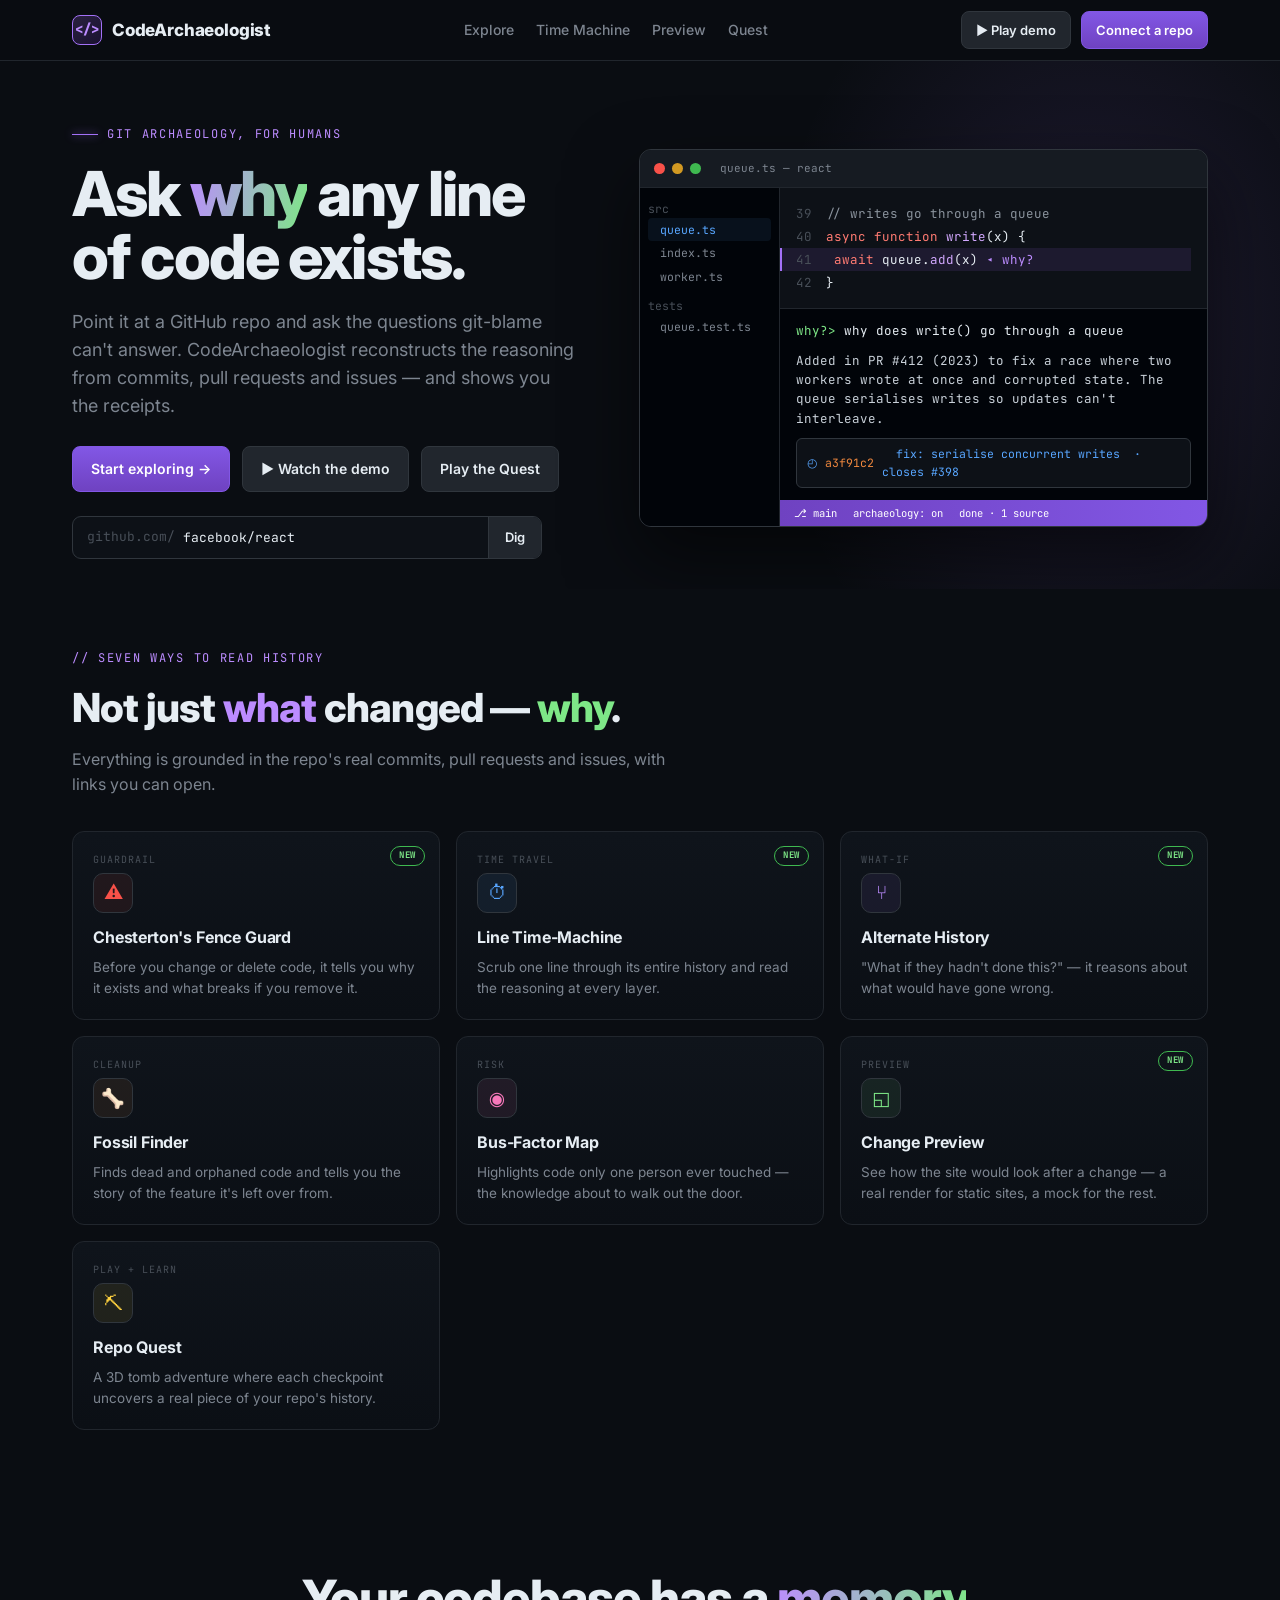
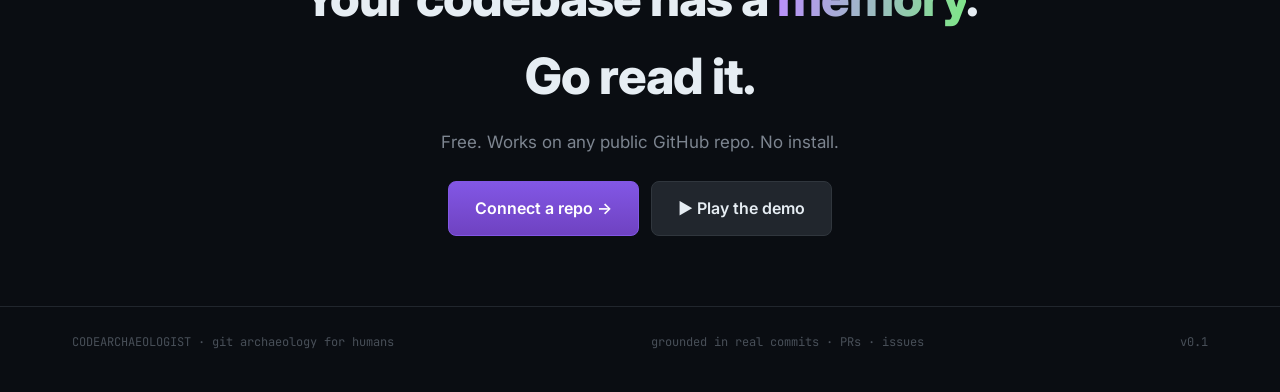
<file: index.html>
<!doctype html>
<html lang="en"><head>
<meta charset="utf-8"><meta name="viewport" content="width=device-width, initial-scale=1, viewport-fit=cover">
<title>CodeArchaeologist — ask why your code exists</title>
<meta name="description" content="Ask why any line of code is the way it is, answered from your repo's real history. Plus a time machine, change preview, and a repo-history adventure game.">
<link rel="preconnect" href="https://fonts.googleapis.com"><link rel="preconnect" href="https://fonts.gstatic.com" crossorigin>
<link rel="stylesheet" href="https://fonts.googleapis.com/css2?family=JetBrains+Mono:wght@400;500;700;800&family=Inter:wght@400;500;600;700;800&display=swap">
<link rel="stylesheet" href="style.css">
</head><body>

<nav><div class="wrap nav-in">
  <a href="index.html"><div class="logo"><span class="mk">&lt;/&gt;</span>CodeArchaeologist</div></a>
  <div class="nav-links"><a href="explore.html">Explore</a><a href="timemachine.html">Time Machine</a><a href="preview.html">Preview</a><a href="quest.html">Quest</a></div>
  <div class="nav-right"><a href="demo.html" class="btn btn-sm">▶ Play demo</a><a href="explore.html" class="btn btn-fill btn-sm">Connect a repo</a></div>
</div></nav>

<header class="hero"><div class="wrap hero-grid">
  <div>
    <span class="eyebrow">git archaeology, for humans</span>
    <h1>Ask <span class="g">why</span> any line of code exists.</h1>
    <p class="lead">Point it at a GitHub repo and ask the questions git-blame can't answer. CodeArchaeologist reconstructs the reasoning from commits, pull requests and issues — and shows you the receipts.</p>
    <div class="cta-row">
      <a href="explore.html" class="btn btn-fill">Start exploring →</a>
      <a href="demo.html" class="btn">▶ Watch the demo</a>
      <a href="quest.html" class="btn">Play the Quest</a>
    </div>
    <form class="repo-inp" onsubmit="go(event)"><span class="pre mono">github.com/</span><input class="mono" id="repoInput" value="facebook/react" autocomplete="off"><button type="submit">Dig</button></form>
  </div>

  <div class="win">
    <div class="chrome"><i class="r"></i><i class="y"></i><i class="g"></i><span class="title mono">queue.ts — react</span></div>
    <div class="ide">
      <div class="tree"><div class="d">src</div><div class="f on">queue.ts</div><div class="f">index.ts</div><div class="f">worker.ts</div><div class="d">tests</div><div class="f">queue.test.ts</div></div>
      <div>
        <div class="code">
          <div><span class="num">39</span><span class="cm">// writes go through a queue</span></div>
          <div><span class="num">40</span><span class="kw">async function</span> <span class="fn">write</span>(x) {</div>
          <div class="hl"><span class="num">41</span>  <span class="kw">await</span> queue.<span class="fn">add</span>(x) <span class="gut">  ◂ why?</span></div>
          <div><span class="num">42</span>}</div>
        </div>
        <div class="term">
          <div><span class="q">why?&gt;</span> why does write() go through a queue<span class="cur" id="cur"></span></div>
          <div class="a" id="ans">Added in PR #412 (2023) to fix a race where two workers wrote at once and corrupted state. The queue serialises writes so updates can't interleave.</div>
          <div class="src" id="src">◴ <span class="sha">a3f91c2</span>&nbsp; fix: serialise concurrent writes&nbsp; · closes #398</div>
        </div>
        <div class="status"><span>⎇ main</span><span>archaeology: on</span><span id="statusq">answering…</span></div>
      </div>
    </div>
  </div>
</div></header>

<section class="section"><div class="wrap">
  <div class="sec-head">
    <div class="k">// seven ways to read history</div>
    <h2>Not just <span style="color:var(--violet-2)">what</span> changed — <span style="color:var(--green-2)">why</span>.</h2>
    <p>Everything is grounded in the repo's real commits, pull requests and issues, with links you can open.</p>
  </div>
  <div class="fgrid">
    <a href="explore.html#fence" class="fcard"><span class="new">NEW</span><div class="tag">guardrail</div><div class="ic" style="color:var(--red);background:rgba(248,81,73,.08)">⚠</div><h3>Chesterton's Fence Guard</h3><p>Before you change or delete code, it tells you why it exists and what breaks if you remove it.</p></a>
    <a href="timemachine.html" class="fcard"><span class="new">NEW</span><div class="tag">time travel</div><div class="ic" style="color:var(--blue);background:rgba(88,166,255,.08)">⏱</div><h3>Line Time-Machine</h3><p>Scrub one line through its entire history and read the reasoning at every layer.</p></a>
    <a href="timemachine.html#whatif" class="fcard"><span class="new">NEW</span><div class="tag">what-if</div><div class="ic" style="color:var(--violet-2);background:rgba(163,113,247,.08)">⑂</div><h3>Alternate History</h3><p>"What if they hadn't done this?" — it reasons about what would have gone wrong.</p></a>
    <a href="explore.html#fossil" class="fcard"><div class="tag">cleanup</div><div class="ic" style="color:var(--orange);background:rgba(240,136,62,.08)">🦴</div><h3>Fossil Finder</h3><p>Finds dead and orphaned code and tells you the story of the feature it's left over from.</p></a>
    <a href="explore.html#busfactor" class="fcard"><div class="tag">risk</div><div class="ic" style="color:var(--pink);background:rgba(247,120,186,.08)">◉</div><h3>Bus-Factor Map</h3><p>Highlights code only one person ever touched — the knowledge about to walk out the door.</p></a>
    <a href="preview.html" class="fcard"><span class="new">NEW</span><div class="tag">preview</div><div class="ic" style="color:var(--green-2);background:rgba(126,231,135,.08)">◱</div><h3>Change Preview</h3><p>See how the site would look after a change — a real render for static sites, a mock for the rest.</p></a>
    <a href="quest.html" class="fcard"><div class="tag">play + learn</div><div class="ic" style="color:#ffd23f;background:rgba(255,210,63,.08)">⛏</div><h3>Repo Quest</h3><p>A 3D tomb adventure where each checkpoint uncovers a real piece of your repo's history.</p></a>
  </div>
</div></section>

<section class="closer"><div class="wrap">
  <h2>Your codebase has a <span class="g">memory</span>.<br>Go read it.</h2>
  <p>Free. Works on any public GitHub repo. No install.</p>
  <div class="cta-row" style="justify-content:center"><a href="explore.html" class="btn btn-fill" style="font-size:16px;padding:14px 26px">Connect a repo →</a><a href="demo.html" class="btn" style="font-size:16px;padding:14px 26px">▶ Play the demo</a></div>
</div></section>

<footer><div class="wrap foot-in"><span>CODEARCHAEOLOGIST · git archaeology for humans</span><span>grounded in real commits · PRs · issues</span><span>v0.1</span></div></footer>

<script src="app.js"></script>
<script>
function go(e){ e.preventDefault(); var v=$("repoInput").value.trim(); if(v){ CA.setRepo(v); location.href="explore.html"; } }
(function(){
  var reduce=window.matchMedia&&window.matchMedia('(prefers-reduced-motion:reduce)').matches;
  if(reduce){$("ans").classList.add('show');$("src").classList.add('show');$("statusq").textContent='done';return;}
  setTimeout(function(){$("cur").style.display='none';$("ans").classList.add('show');},900);
  setTimeout(function(){$("src").classList.add('show');},1500);
  setTimeout(function(){$("statusq").textContent='done · 1 source';},1700);
})();
</script>
</body></html>
</file>
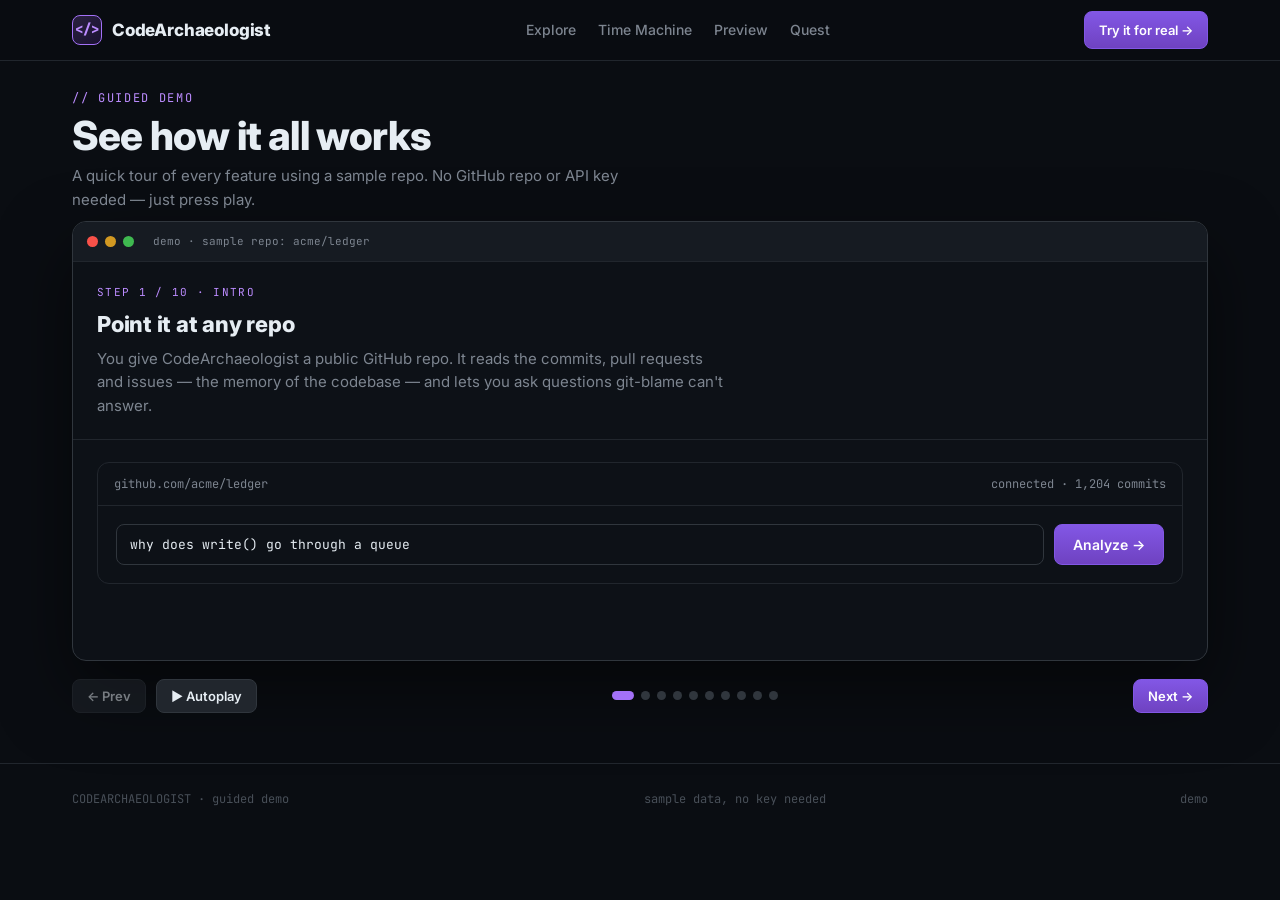
<file: demo.html>
<!doctype html>
<html lang="en"><head>
<meta charset="utf-8"><meta name="viewport" content="width=device-width, initial-scale=1, viewport-fit=cover">
<title>Demo — CodeArchaeologist</title>
<link rel="preconnect" href="https://fonts.googleapis.com"><link rel="preconnect" href="https://fonts.gstatic.com" crossorigin>
<link rel="stylesheet" href="https://fonts.googleapis.com/css2?family=JetBrains+Mono:wght@400;500;700;800&family=Inter:wght@400;500;600;700;800&display=swap">
<link rel="stylesheet" href="style.css">
<style>
.demostage{border:1px solid var(--line-2);border-radius:14px;background:var(--editor);overflow:hidden;box-shadow:0 30px 70px rgba(0,0,0,.5)}
.demostage .top{height:40px;background:#161b22;border-bottom:1px solid var(--line);display:flex;align-items:center;gap:7px;padding:0 14px}
.demostage .top i{width:11px;height:11px;border-radius:50%;background:#30363d}.demostage .top i.r{background:#f85149}.demostage .top i.y{background:#d29922}.demostage .top i.g{background:#3fb950}
.demostage .top .t{margin-left:12px;font-family:var(--mono);font-size:11px;color:var(--dim)}
.narr{padding:22px 24px;border-bottom:1px solid var(--line);min-height:92px}
.narr .step{font-family:var(--mono);font-size:11px;color:var(--violet-2);letter-spacing:.12em;text-transform:uppercase}
.narr h2{margin:6px 0 6px;font-size:22px;font-weight:800;letter-spacing:-.01em}
.narr p{margin:0;color:var(--dim);font-size:15px;max-width:70ch}
.demobody{padding:22px 24px;min-height:220px}
.democtrls{display:flex;align-items:center;justify-content:space-between;gap:14px;margin-top:18px;flex-wrap:wrap}
.dots{display:flex;gap:7px}
.dots i{width:9px;height:9px;border-radius:50%;background:var(--line-2);cursor:pointer;transition:.2s}
.dots i.on{background:var(--violet);width:22px;border-radius:5px}
</style>
</head><body>

<nav><div class="wrap nav-in">
  <a href="index.html"><div class="logo"><span class="mk">&lt;/&gt;</span>CodeArchaeologist</div></a>
  <div class="nav-links"><a href="explore.html">Explore</a><a href="timemachine.html">Time Machine</a><a href="preview.html">Preview</a><a href="quest.html">Quest</a></div>
  <div class="nav-right"><a href="explore.html" class="btn btn-fill btn-sm">Try it for real →</a></div>
</div></nav>

<section class="apphead"><div class="wrap">
  <div class="k">// guided demo</div>
  <h1>See how it all works</h1>
  <p>A quick tour of every feature using a sample repo. No GitHub repo or API key needed — just press play.</p>
</div></section>

<div class="wrap" style="padding-bottom:50px">
  <div class="demostage">
    <div class="top"><i class="r"></i><i class="y"></i><i class="g"></i><span class="t mono">demo · sample repo: acme/ledger</span></div>
    <div class="narr"><div class="step" id="dStep"></div><h2 id="dTitle"></h2><p id="dNarr"></p></div>
    <div class="demobody" id="dBody"></div>
  </div>
  <div class="democtrls">
    <div style="display:flex;gap:10px"><button class="btn btn-sm" id="prevBtn">← Prev</button><button class="btn btn-sm" id="autoBtn">▶ Autoplay</button></div>
    <div class="dots" id="dots"></div>
    <button class="btn btn-fill btn-sm" id="nextBtn">Next →</button>
  </div>
</div>

<footer><div class="wrap foot-in"><span>CODEARCHAEOLOGIST · guided demo</span><span>sample data, no key needed</span><span class="mono">demo</span></div></footer>

<script src="app.js"></script>
<script>
function ans(cfg){
  var pts=(cfg.points||[]).map(function(p){return '<li>'+esc(p)+'</li>';}).join("");
  var srcs=(cfg.sources||[]).map(function(s){return '<a href="#" onclick="return false"><span class="sha">'+esc(s.sha)+'</span> '+esc(s.label)+'</a>';}).join("");
  return '<div class="answer" style="margin-top:0"><div class="ah"><span class="badge '+(cfg.badgeCls||"info")+'">'+esc(cfg.badge||"answered")+'</span><h3>'+esc(cfg.title)+'</h3></div><div class="ab">'+
    (cfg.summary?'<p class="summary">'+esc(cfg.summary)+'</p>':'')+
    (cfg.risk?'<div class="riskline"><b>If removed:</b> '+esc(cfg.risk)+'</div>':'')+
    (pts?'<ul class="pts">'+pts+'</ul>':'')+
    (srcs?'<div class="srcs"><h4>Evidence from history</h4>'+srcs+'</div>':'')+'</div></div>';
}
function strata(layers){ return '<div class="answer" style="margin-top:0"><div class="ah"><span class="badge info">excavated</span><h3>queue.ts · how it evolved</h3></div><div class="ab"><div class="strata">'+
  layers.map(function(l){return '<div class="layer"><div class="when">'+esc(l.when)+'</div><div class="what">'+esc(l.what)+'</div><div class="why">'+esc(l.why)+'</div></div>';}).join("")+'</div></div></div>'; }

var STEPS=[
  {step:"intro",title:"Point it at any repo",narr:"You give CodeArchaeologist a public GitHub repo. It reads the commits, pull requests and issues — the memory of the codebase — and lets you ask questions git-blame can't answer.",
   body:'<div class="panelbox"><div class="ph"><span>github.com/acme/ledger</span><span class="mono">connected · 1,204 commits</span></div><div class="pb"><div class="qform"><input class="mono" value="why does write() go through a queue" readonly><button class="btn btn-fill">Analyze →</button></div></div></div>'},
  {step:"ask why",title:"Ask why code exists",narr:"The core feature. It reconstructs the reasoning behind a line from the history — and links the exact commit and PR so you can verify it.",
   body:ans({badge:"answered",title:"Why write() uses a queue",summary:"It was added to stop two workers writing at the same time and corrupting state. The queue forces writes to happen one at a time.",points:["Introduced in PR #412 after bug reports of lost updates","The worker pool (2022) made concurrent writes possible","Tests were added that fail without the queue"],sources:[{sha:"a3f91c2",label:"fix: serialise concurrent writes (#412)"},{sha:"77de0a1",label:"issue #398 — duplicate writes under load"}]})},
  {step:"fence guard",title:"Chesterton's Fence Guard",narr:"Before you delete something, it warns you what that code protects — so you don't quietly reintroduce an old bug.",
   body:ans({badge:"handle with care",badgeCls:"risk",title:"Before you remove the queue…",summary:"This queue is load-bearing. It exists specifically to prevent a data-corruption race.",risk:"Deleting it re-opens bug #398 — concurrent writes will interleave and corrupt records under load.",points:["It has no obvious caller, which is exactly why it looks removable","The race only shows up under concurrency, so tests may pass locally"],sources:[{sha:"a3f91c2",label:"the commit that added the fence"}]})},
  {step:"fossil finder",title:"Fossil Finder",narr:"It spots dead and orphaned code and tells you the story of the abandoned feature it's left over from.",
   body:ans({badge:"FOSSIL",badgeCls:"warn",title:"src/experimental/sync.ts looks abandoned",summary:"Left over from a real-time sync feature that was started in 2022 and never shipped.",points:["No imports reference it anywhere in the tree","Its PR was closed unmerged ('parking this for now')","No commits in 18 months"],sources:[{sha:"c21ab90",label:"PR #230 — WIP: realtime sync (closed)"}]})},
  {step:"bus-factor",title:"Bus-Factor Map",narr:"It finds code only one person ever touched — the knowledge that walks out the door if they leave.",
   body:ans({badge:"HIGH risk",badgeCls:"risk",title:"The billing module is a single-author zone",summary:"92% of src/billing/ was written by one contributor who hasn't committed in 4 months.",points:["Only @devlead has meaningful history here","No code review comments from anyone else","It handles money — the riskiest place to lose context"],sources:[{sha:"—",label:"authorship across 60 commits"}]})},
  {step:"time machine",title:"Line Time-Machine",narr:"Pick a line and scrub it through its entire past — every version, with the reason for each change.",
   body:strata([{when:"2024",what:"Renamed add() → enqueue()",why:"Clarity refactor — kept the behaviour"},{when:"2023",what:"Wrapped writes in a queue",why:"Fix the write race (#412)"},{when:"2022",what:"Added a worker pool",why:"Speed — accidentally caused the race"},{when:"2021",what:"Plain synchronous write",why:"Initial version, single-threaded"}])},
  {step:"alternate history",title:"Alternate History",narr:"Ask what would have happened if a decision had gone the other way. Informed speculation, grounded in the real history.",
   body:ans({badge:"counterfactual",badgeCls:"warn",title:"What if they hadn't added the queue?",summary:"The project would likely have shipped intermittent data corruption that's painful to reproduce.",points:["Bug #398 would have stayed open and grown","Users would see 'lost updates' under load","A fix would have been forced later, under pressure, probably as a bigger rewrite"],sources:[{sha:"77de0a1",label:"the bug that forced the decision"}]})},
  {step:"change preview",title:"Change Preview",narr:"Describe a change and see how a static site would look — a real before/after render, scripts disabled for safety.",
   body:'<div class="answer" style="margin-top:0"><div class="ah"><span class="badge ok">real render · HIGH confidence</span><h3>Before / after — "dark theme + green button"</h3></div><div class="ab"><div class="prevgrid">'+
     '<div class="prevframe"><div class="lbl">before</div><iframe sandbox="" srcdoc="&lt;body style=\'font-family:sans-serif;background:#fff;color:#111;padding:20px\'&gt;&lt;h1&gt;acme ledger&lt;/h1&gt;&lt;button style=\'padding:10px 18px;background:#2f6df0;color:#fff;border:0;border-radius:6px\'&gt;Start&lt;/button&gt;&lt;/body&gt;"></iframe></div>'+
     '<div class="prevframe"><div class="lbl">after (predicted)</div><iframe sandbox="" srcdoc="&lt;body style=\'font-family:sans-serif;background:#0d1117;color:#e6edf3;padding:20px\'&gt;&lt;h1&gt;acme ledger&lt;/h1&gt;&lt;button style=\'padding:10px 18px;background:#2ea043;color:#fff;border:0;border-radius:999px\'&gt;Start&lt;/button&gt;&lt;/body&gt;"></iframe></div>'+
     '</div><div class="note">A sandboxed render of the predicted change. For build-step apps it gives a described prediction instead.</div></div></div>'},
  {step:"repo quest",title:"Repo Quest — play &amp; learn",narr:"Finally, the fun part: a stylized 3D tomb where each relic uncovers a real piece of the repo's history, with a quick quiz at each checkpoint.",
   body:'<div style="text-align:center;padding:16px 0"><div style="font-size:52px">⛏🏺</div><p style="color:var(--dim);max-width:52ch;margin:10px auto 18px">Explore a 3D tomb built from a repo\'s real commit history — collect every relic to reach the treasure.</p><a href="quest.html" class="btn btn-fill">Play the Quest →</a></div>'},
  {step:"start",title:"Now try it on your own repo",narr:"Everything you just saw runs on any public GitHub repo, for free. Connect one and start digging.",
   body:'<div style="text-align:center;padding:18px 0"><div class="cta-row" style="justify-content:center"><a href="explore.html" class="btn btn-fill" style="font-size:16px;padding:14px 26px">Connect a repo →</a><a href="quest.html" class="btn" style="font-size:16px;padding:14px 26px">Play the Quest</a></div></div>'}
];

var i=0, timer=null;
function render(){
  var s=STEPS[i];
  $("dStep").textContent="step "+(i+1)+" / "+STEPS.length+" · "+s.step;
  $("dTitle").innerHTML=s.title; $("dNarr").textContent=s.narr; $("dBody").innerHTML=s.body;
  $("dBody").style.animation="none"; void $("dBody").offsetWidth; $("dBody").style.animation="fin .4s ease";
  Array.prototype.forEach.call($("dots").children,function(d,x){d.classList.toggle("on",x===i);});
  $("prevBtn").disabled=i===0; $("nextBtn").textContent=i===STEPS.length-1?"Restart":"Next →";
}
$("dots").innerHTML=STEPS.map(function(_,x){return '<i data-i="'+x+'"></i>';}).join("");
$("dots").querySelectorAll("i").forEach(function(d){d.onclick=function(){stopAuto();i=+d.dataset.i;render();};});
$("nextBtn").onclick=function(){ i=(i+1)%STEPS.length; render(); };
$("prevBtn").onclick=function(){ if(i>0){i--;render();} };
function stopAuto(){ if(timer){clearInterval(timer);timer=null;$("autoBtn").textContent="▶ Autoplay";} }
$("autoBtn").onclick=function(){ if(timer){stopAuto();return;} $("autoBtn").textContent="⏸ Pause"; timer=setInterval(function(){ i=(i+1)%STEPS.length; render(); if(i===STEPS.length-1)stopAuto(); },3800); };
render();
</script>
</body></html>
</file>
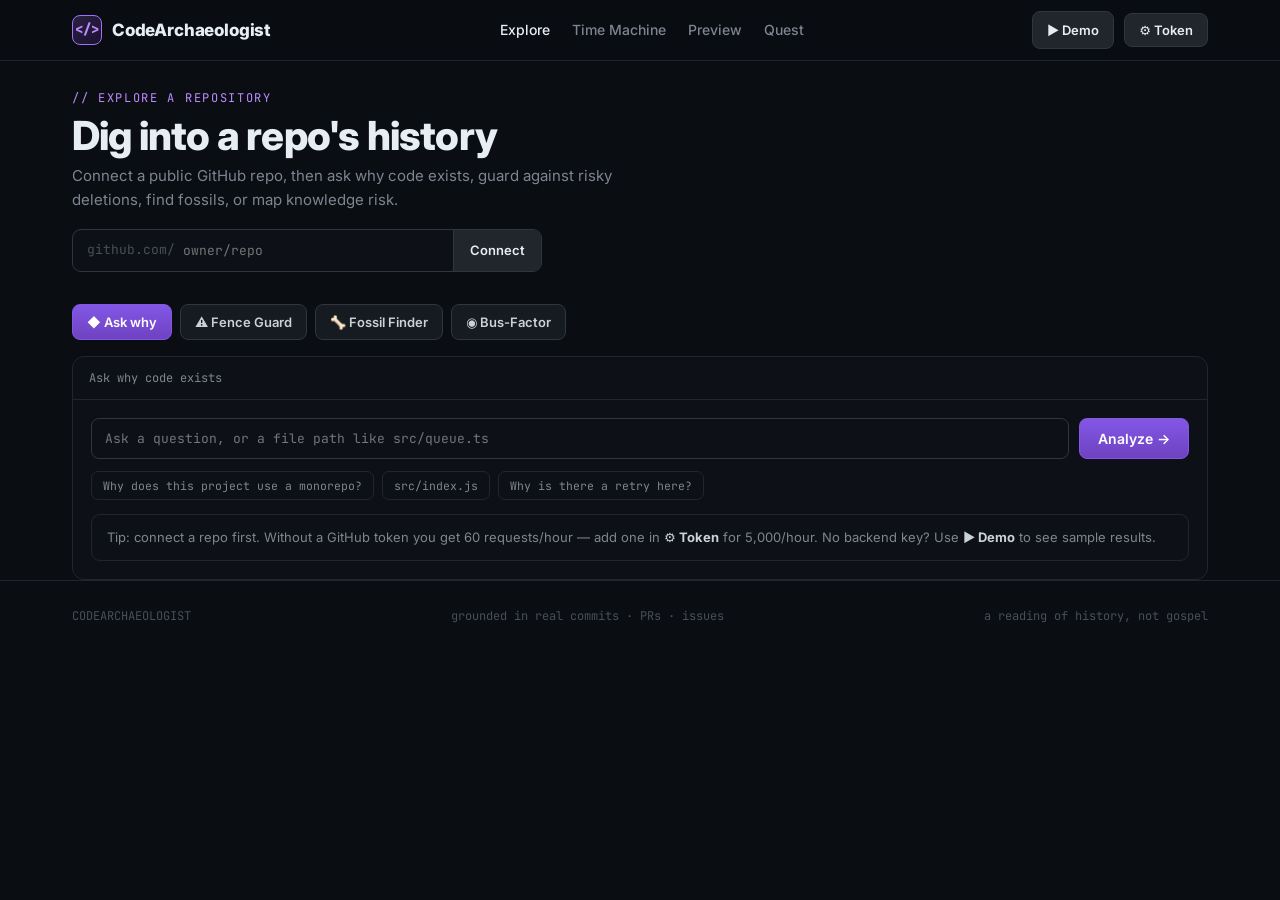
<file: explore.html>
<!doctype html>
<html lang="en"><head>
<meta charset="utf-8"><meta name="viewport" content="width=device-width, initial-scale=1, viewport-fit=cover">
<title>Explore — CodeArchaeologist</title>
<link rel="preconnect" href="https://fonts.googleapis.com"><link rel="preconnect" href="https://fonts.gstatic.com" crossorigin>
<link rel="stylesheet" href="https://fonts.googleapis.com/css2?family=JetBrains+Mono:wght@400;500;700;800&family=Inter:wght@400;500;600;700;800&display=swap">
<link rel="stylesheet" href="style.css">
</head><body>

<nav><div class="wrap nav-in">
  <a href="index.html"><div class="logo"><span class="mk">&lt;/&gt;</span>CodeArchaeologist</div></a>
  <div class="nav-links"><a href="explore.html" class="active">Explore</a><a href="timemachine.html">Time Machine</a><a href="preview.html">Preview</a><a href="quest.html">Quest</a></div>
  <div class="nav-right"><a href="demo.html" class="btn btn-sm">▶ Demo</a><button class="btn btn-sm" id="setBtn">⚙ Token</button></div>
</div></nav>

<section class="apphead"><div class="wrap">
  <div class="k">// explore a repository</div>
  <h1>Dig into a repo's history</h1>
  <p>Connect a public GitHub repo, then ask why code exists, guard against risky deletions, find fossils, or map knowledge risk.</p>
  <div class="connectbar">
    <form class="repo-inp" onsubmit="connect(event)"><span class="pre mono">github.com/</span><input class="mono" id="repoInput" placeholder="owner/repo" autocomplete="off"><button type="submit">Connect</button></form>
    <span class="pill" id="repoPill" hidden>◴ <b id="repoName"></b> · <span id="repoMeta"></span></span>
  </div>
</div></section>

<div class="wrap">
  <div class="modebar">
    <button class="on" data-mode="why">◆ Ask why</button>
    <button data-mode="fence">⚠ Fence Guard</button>
    <button data-mode="fossil">🦴 Fossil Finder</button>
    <button data-mode="busfactor">◉ Bus-Factor</button>
  </div>

  <div class="panelbox">
    <div class="ph"><span id="phLabel">Ask why code exists</span><span class="mono" id="ctxInfo"></span></div>
    <div class="pb">
      <div class="qform">
        <input id="qInput" placeholder="Ask a question, or a file path like src/queue.ts">
        <button class="btn btn-fill" id="runBtn">Analyze →</button>
      </div>
      <div class="suggest" id="suggest"></div>
      <div id="out"></div>
      <div class="note" id="baseNote">Tip: connect a repo first. Without a GitHub token you get 60 requests/hour — add one in <b>⚙ Token</b> for 5,000/hour. No backend key? Use <b>▶ Demo</b> to see sample results.</div>
    </div>
  </div>
</div>

<footer><div class="wrap foot-in"><span>CODEARCHAEOLOGIST</span><span>grounded in real commits · PRs · issues</span><span class="mono">a reading of history, not gospel</span></div></footer>

<div class="overlay" id="setModal" hidden><div class="modal">
  <h3>GitHub token (optional)</h3>
  <p>A personal access token raises your rate limit from 60 to 5,000 requests/hour. Create a <b>classic</b> token with no scopes (public data only) at <a href="https://github.com/settings/tokens" target="_blank" rel="noopener">github.com/settings/tokens</a>. It's stored only in your browser.</p>
  <input id="tokenInput" placeholder="ghp_… (optional)" autocomplete="off">
  <div style="display:flex;gap:10px"><button class="btn" id="setClose" style="flex:1;justify-content:center">Cancel</button><button class="btn btn-fill" id="setSave" style="flex:1;justify-content:center">Save</button></div>
</div></div>

<script src="app.js"></script>
<script>
var mode="why", repo=null, baseCtx="";
var LABELS={why:"Ask why code exists",fence:"Chesterton's Fence Guard — what breaks if removed",fossil:"Fossil Finder — dead or orphaned code",busfactor:"Bus-Factor — knowledge risk"};
var PLACE={why:"Ask a question, or a file path like src/queue.ts",fence:"Paste code or a file path you're about to change",fossil:"A file or function that might be dead code",busfactor:"A file path, or leave blank for the whole repo"};
var SUG={
  why:["Why does this project use a monorepo?","src/index.js","Why is there a retry here?"],
  fence:["src/legacy/auth.js","Can I delete this polyfill?","the old caching layer"],
  fossil:["src/experimental/","unused helpers","old feature flags"],
  busfactor:["(whole repo)","src/core/","the build config"]
};

/* mode switching + deep-link */
function setMode(m){ mode=m; document.querySelectorAll(".modebar button").forEach(function(b){b.classList.toggle("on",b.dataset.mode===m);});
  $("phLabel").textContent=LABELS[m]; $("qInput").placeholder=PLACE[m];
  $("suggest").innerHTML=SUG[m].map(function(s){return '<button>'+esc(s)+'</button>';}).join("");
  $("suggest").querySelectorAll("button").forEach(function(b){b.onclick=function(){$("qInput").value=(b.textContent==="(whole repo)"?"":b.textContent);};});
  $("out").innerHTML="";
}
document.querySelector(".modebar").addEventListener("click",function(e){var b=e.target.closest("button");if(b)setMode(b.dataset.mode);});
if(location.hash){var h=location.hash.slice(1);if(LABELS[h])setMode(h);else setMode("why");}else setMode("why");

/* connect repo */
function connect(e){ if(e)e.preventDefault(); var v=$("repoInput").value.trim(); if(!v)return; CA.setRepo(v); loadRepo(v); }
async function loadRepo(v){
  var p=CA.parseRepo(v); if(!p){ showErr("Enter a repo like owner/repo."); return; }
  repo=p; $("ctxInfo").textContent="loading "+p.owner+"/"+p.repo+"…";
  try{
    var info=await CA.repoInfo(p.owner,p.repo);
    $("repoPill").hidden=false; $("repoName").textContent=p.owner+"/"+p.repo;
    $("repoMeta").textContent="★ "+(info.stargazers_count||0).toLocaleString()+" · "+(info.language||"—");
    $("ctxInfo").textContent="connected";
    $("baseNote").innerHTML="Connected to <b>"+esc(p.owner+"/"+p.repo)+"</b>. Pick a mode and ask.";
  }catch(err){ $("ctxInfo").textContent=""; showErr(err.message); }
}

/* build git context for the question */
async function gatherContext(q){
  var p=repo, lines=[];
  // recent commits (repo-wide)
  var path = q && /\.[a-z]{1,5}$/i.test(q.trim()) ? q.trim() : (q && q.indexOf("/")>-1 ? q.trim() : "");
  var commits = await CA.commits(p.owner,p.repo, path?{per_page:20,path:path}:{per_page:25});
  lines.push("RECENT COMMITS"+(path?" touching "+path:"")+":");
  commits.forEach(function(c){ var m=(c.commit&&c.commit.message||"").split("\n")[0];
    lines.push("- "+c.sha.slice(0,7)+" ("+fmtDate(c.commit.author.date)+", "+(c.commit.author.name||"?")+"): "+m); });
  // issues/PRs
  try{ var iss=await CA.searchIssues(p.owner,p.repo, path? path.split("/").pop().replace(/\.[a-z]+$/i,"") : (q||""));
    if(iss.items&&iss.items.length){ lines.push("\nRELATED ISSUES / PRs:");
      iss.items.slice(0,10).forEach(function(it){ lines.push("- "+(it.pull_request?"PR":"issue")+" #"+it.number+" ["+it.state+"]: "+it.title); }); }
  }catch(e){}
  // file snippet
  if(path){ try{ var branch=(await CA.repoInfo(p.owner,p.repo)).default_branch||"main";
    var txt=await CA.rawFile(p.owner,p.repo,branch,path); lines.push("\nFILE "+path+" (first 1500 chars):\n"+txt.slice(0,1500)); }catch(e){} }
  // contributors for bus factor
  if(mode==="busfactor"){ try{ var cons=await CA.contributors(p.owner,p.repo);
    lines.push("\nTOP CONTRIBUTORS:"); cons.slice(0,12).forEach(function(c){ lines.push("- "+c.login+": "+c.contributions+" commits"); }); }catch(e){} }
  return { context:lines.join("\n"), sources: commits.slice(0,4).map(function(c){return {label:(c.commit.message||"").split("\n")[0], url:c.html_url, sha:c.sha.slice(0,7)};}) };
}

/* run */
$("runBtn").onclick=run;
$("qInput").addEventListener("keydown",function(e){if(e.key==="Enter")run();});
async function run(){
  if(!repo){ showErr("Connect a repo first (top of the page)."); return; }
  var q=$("qInput").value.trim();
  var out=$("out");
  out.innerHTML='<div class="loadwrap"><div class="spin"></div><div id="lt">reading git history…</div><div class="trace"><div class="ln on">→ fetching commits, PRs, issues</div><div class="ln" id="t2">→ reasoning over history</div></div></div>';
  try{
    setTimeout(function(){var t=$("t2");if(t)t.classList.add("on");},1200);
    var g=await gatherContext(q);
    var data=await CA.ai(mode, {repo:repo.owner+"/"+repo.repo, question:q, context:g.context});
    renderAnswer(data, g.sources);
  }catch(err){
    if(/reasoning service|GEMINI|model|quota|rate-limit/i.test(err.message)) showErr(err.message+"  —  No backend key yet? Use ▶ Demo to preview the output.");
    else showErr(err.message);
  }
}

function badgeFor(d){
  if(mode==="fence") return {cls:"risk",txt:"handle with care"};
  if(mode==="fossil") return {cls:(d.verdict==="FOSSIL"?"warn":d.verdict==="ALIVE"?"ok":"info"),txt:d.verdict||"analysis"};
  if(mode==="busfactor") return {cls:(d.riskLevel==="HIGH"?"risk":d.riskLevel==="MEDIUM"?"warn":"ok"),txt:(d.riskLevel||"risk")+" risk"};
  return {cls:"info",txt:"answered"};
}
function renderAnswer(d, sources){
  var b=badgeFor(d);
  var pts=(d.points||[]).map(function(p){return '<li>'+esc(p)+'</li>';}).join("");
  var srcs=(d.sources&&d.sources.length?d.sources:sources||[]);
  var srcHtml=srcs.map(function(s){return '<a href="'+esc(s.url||"#")+'" target="_blank" rel="noopener">'+(s.sha?'<span class="sha">'+esc(s.sha)+'</span>':'◴')+' '+esc(s.label||s.url)+'</a>';}).join("");
  $("out").innerHTML='<div class="answer"><div class="ah"><span class="badge '+b.cls+'">'+esc(b.txt)+'</span><h3>'+esc(d.title||LABELS[mode])+'</h3></div><div class="ab">'+
    (d.summary?'<p class="summary">'+esc(d.summary)+'</p>':'')+
    (d.risk?'<div class="riskline"><b>If removed:</b> '+esc(d.risk)+'</div>':'')+
    (pts?'<ul class="pts">'+pts+'</ul>':'')+
    (srcHtml?'<div class="srcs"><h4>Evidence from history</h4>'+srcHtml+'</div>':'')+
    '<div class="note">Grounded in the repo\'s history — but it\'s a reading, not gospel. Open the sources to verify.</div></div></div>';
}
function showErr(m){ $("out").innerHTML='<div class="errbox">'+esc(m)+'</div>'; }

/* settings */
$("setBtn").onclick=function(){$("setModal").hidden=false;$("tokenInput").value=CA.token();};
$("setClose").onclick=function(){$("setModal").hidden=true;};
$("setSave").onclick=function(){CA.setToken($("tokenInput").value.trim());$("setModal").hidden=true;};

/* boot */
(function(){ var last=CA.lastRepo(); if(last){ $("repoInput").value=last; loadRepo(last); } })();
</script>
</body></html>
</file>
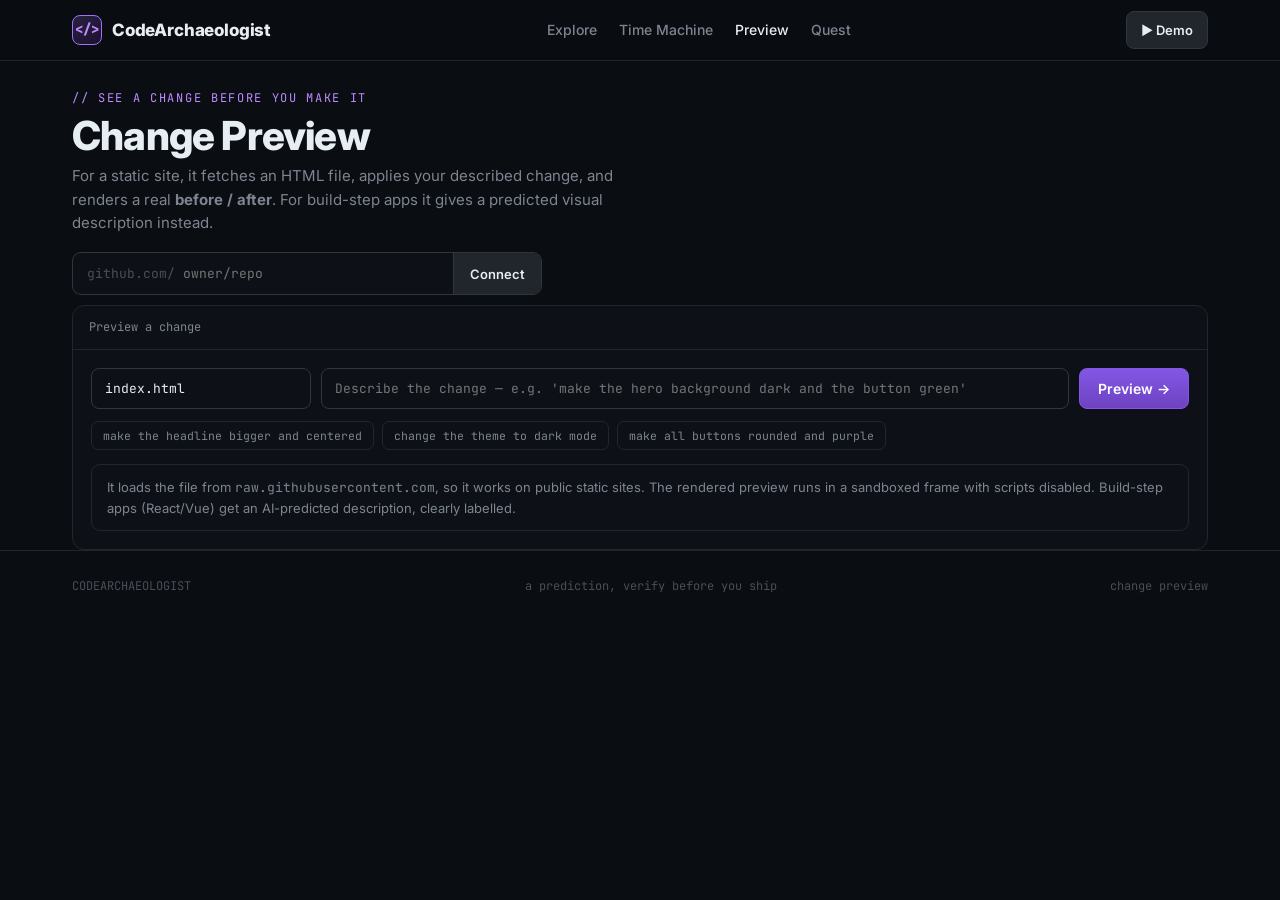
<file: preview.html>
<!doctype html>
<html lang="en"><head>
<meta charset="utf-8"><meta name="viewport" content="width=device-width, initial-scale=1, viewport-fit=cover">
<title>Change Preview — CodeArchaeologist</title>
<link rel="preconnect" href="https://fonts.googleapis.com"><link rel="preconnect" href="https://fonts.gstatic.com" crossorigin>
<link rel="stylesheet" href="https://fonts.googleapis.com/css2?family=JetBrains+Mono:wght@400;500;700;800&family=Inter:wght@400;500;600;700;800&display=swap">
<link rel="stylesheet" href="style.css">
</head><body>

<nav><div class="wrap nav-in">
  <a href="index.html"><div class="logo"><span class="mk">&lt;/&gt;</span>CodeArchaeologist</div></a>
  <div class="nav-links"><a href="explore.html">Explore</a><a href="timemachine.html">Time Machine</a><a href="preview.html" class="active">Preview</a><a href="quest.html">Quest</a></div>
  <div class="nav-right"><a href="demo.html" class="btn btn-sm">▶ Demo</a></div>
</div></nav>

<section class="apphead"><div class="wrap">
  <div class="k">// see a change before you make it</div>
  <h1>Change Preview</h1>
  <p>For a static site, it fetches an HTML file, applies your described change, and renders a real <b>before / after</b>. For build-step apps it gives a predicted visual description instead.</p>
  <div class="connectbar">
    <form class="repo-inp" onsubmit="connect(event)"><span class="pre mono">github.com/</span><input class="mono" id="repoInput" placeholder="owner/repo" autocomplete="off"><button type="submit">Connect</button></form>
    <span class="pill" id="repoPill" hidden>◴ <b id="repoName"></b></span>
  </div>
</div></section>

<div class="wrap">
  <div class="panelbox">
    <div class="ph"><span>Preview a change</span><span class="mono" id="ctxInfo"></span></div>
    <div class="pb">
      <div class="qform" style="margin-bottom:10px">
        <input id="pathInput" placeholder="HTML file path, e.g. index.html" value="index.html" style="flex:0 0 220px">
        <input id="changeInput" placeholder="Describe the change — e.g. 'make the hero background dark and the button green'">
        <button class="btn btn-fill" id="runBtn">Preview →</button>
      </div>
      <div class="suggest" id="suggest">
        <button>make the headline bigger and centered</button>
        <button>change the theme to dark mode</button>
        <button>make all buttons rounded and purple</button>
      </div>
      <div id="out"></div>
      <div class="note">It loads the file from <span class="mono">raw.githubusercontent.com</span>, so it works on public static sites. The rendered preview runs in a sandboxed frame with scripts disabled. Build-step apps (React/Vue) get an AI-predicted description, clearly labelled.</div>
    </div>
  </div>
</div>

<footer><div class="wrap foot-in"><span>CODEARCHAEOLOGIST</span><span>a prediction, verify before you ship</span><span class="mono">change preview</span></div></footer>

<script src="app.js"></script>
<script>
var repo=null, branch="main", originalHtml="";
$("suggest").querySelectorAll("button").forEach(function(b){b.onclick=function(){$("changeInput").value=b.textContent;};});
function connect(e){if(e)e.preventDefault();var v=$("repoInput").value.trim();if(!v)return;CA.setRepo(v);loadRepo(v);}
async function loadRepo(v){var p=CA.parseRepo(v);if(!p){showErr("Enter owner/repo.");return;}repo=p;$("ctxInfo").textContent="loading…";
  try{var info=await CA.repoInfo(p.owner,p.repo);branch=info.default_branch||"main";$("repoPill").hidden=false;$("repoName").textContent=p.owner+"/"+p.repo;$("ctxInfo").textContent="connected";}
  catch(err){$("ctxInfo").textContent="";showErr(err.message);}}

$("runBtn").onclick=run;
async function run(){
  if(!repo){showErr("Connect a repo first.");return;}
  var path=$("pathInput").value.trim()||"index.html", change=$("changeInput").value.trim();
  if(!change){showErr("Describe the change you want to preview.");return;}
  $("out").innerHTML='<div class="loadwrap"><div class="spin"></div><div>fetching '+esc(path)+' and applying your change…</div></div>';
  try{
    try{ originalHtml=await CA.rawFile(repo.owner,repo.repo,branch,path); }
    catch(e){ originalHtml=""; }
    if(originalHtml && /<html|<!doctype|<body|<div/i.test(originalHtml)){
      var data=await CA.ai("preview",{repo:repo.owner+"/"+repo.repo,question:change,context:"ORIGINAL HTML DOCUMENT:\n"+originalHtml.slice(0,16000)});
      if(data.changedHtml && data.changedHtml.length>40) renderReal(originalHtml, data.changedHtml, data);
      else renderMock(data);
    } else {
      var d2=await CA.ai("preview",{repo:repo.owner+"/"+repo.repo,question:change,context:"This repo has no single static HTML file at "+path+" — it's likely a build-step app. Describe the predicted visual result of: "+change});
      renderMock(d2, true);
    }
  }catch(err){ showErr(err.message+(/service|GEMINI|model|quota|rate/i.test(err.message)?"  —  No backend key yet? Use ▶ Demo.":"")); }
}
function renderReal(orig, changed, d){
  $("out").innerHTML='<div class="answer"><div class="ah"><span class="badge ok">real render · '+esc(d.confidence||"MED")+' confidence</span><h3>Before / after</h3></div><div class="ab">'+
    (d.summary?'<p class="summary">'+esc(d.summary)+'</p>':'')+
    '<div class="prevgrid"><div class="prevframe"><div class="lbl">before</div><iframe sandbox="" id="fBefore"></iframe></div>'+
    '<div class="prevframe"><div class="lbl">after (predicted)</div><iframe sandbox="" id="fAfter"></iframe></div></div>'+
    '<div class="note">A sandboxed render of the AI\'s predicted change (scripts disabled). Treat it as a preview, not a guaranteed build.</div></div></div>';
  $("fBefore").srcdoc=orig; $("fAfter").srcdoc=changed;
}
function renderMock(d, build){
  var notes=(d.visualNotes||[]).map(function(n){return '<li>'+esc(n)+'</li>';}).join("");
  $("out").innerHTML='<div class="answer"><div class="ah"><span class="badge warn">predicted · '+esc(d.confidence||"LOW")+' confidence</span><h3>'+(build?"Build-step app — predicted result":"Predicted change")+'</h3></div><div class="ab">'+
    (d.summary?'<p class="summary">'+esc(d.summary)+'</p>':'')+(notes?'<ul class="pts">'+notes+'</ul>':'')+
    '<div class="note">'+(build?"This repo needs a build step, so a pixel-accurate render isn't possible here — this is an AI prediction of the likely visual result.":"Couldn't render a live frame, so this is a described prediction.")+'</div></div></div>';
}
function showErr(m){$("out").innerHTML='<div class="errbox">'+esc(m)+'</div>';}
(function(){var last=CA.lastRepo();if(last){$("repoInput").value=last;loadRepo(last);}})();
</script>
</body></html>
</file>
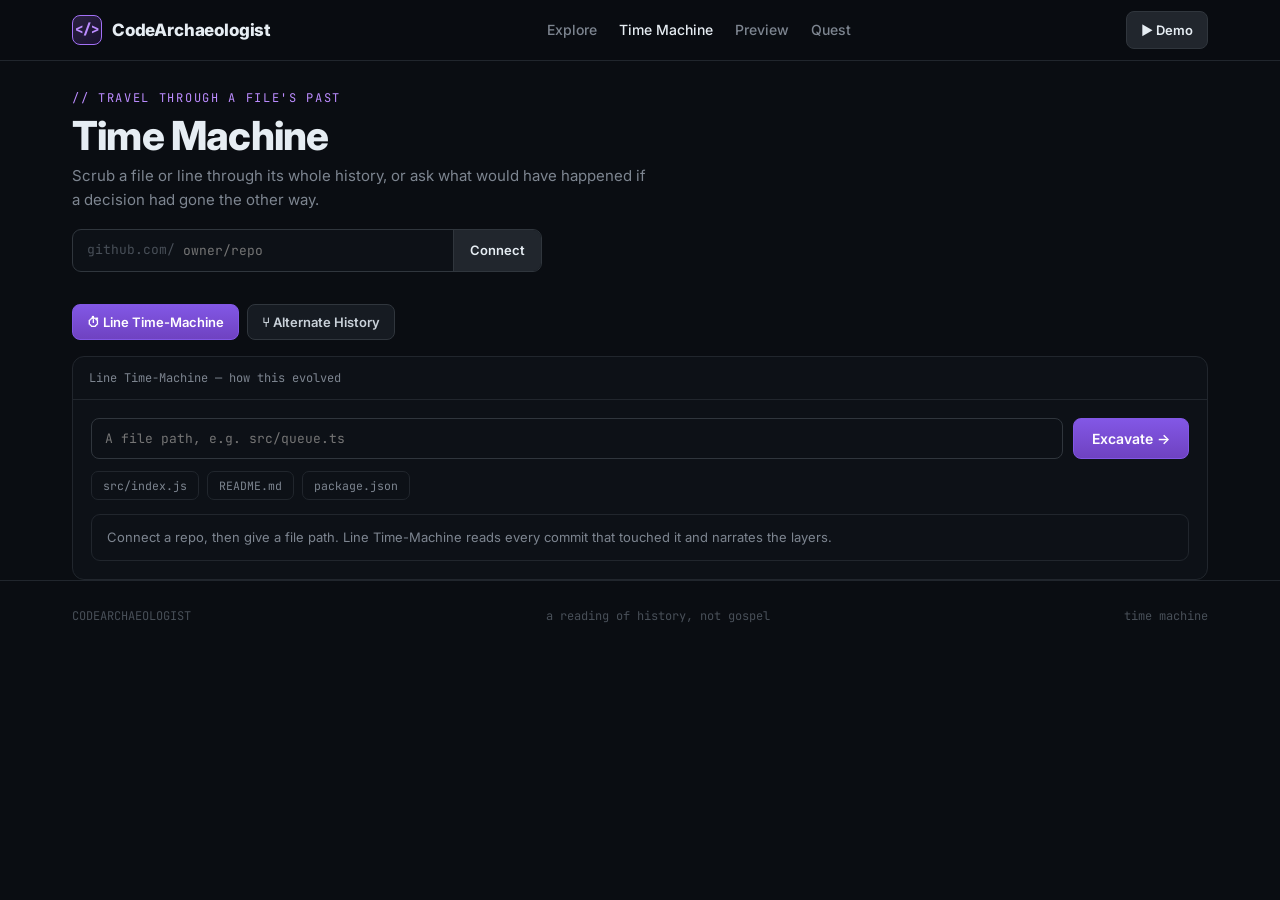
<file: timemachine.html>
<!doctype html>
<html lang="en"><head>
<meta charset="utf-8"><meta name="viewport" content="width=device-width, initial-scale=1, viewport-fit=cover">
<title>Time Machine — CodeArchaeologist</title>
<link rel="preconnect" href="https://fonts.googleapis.com"><link rel="preconnect" href="https://fonts.gstatic.com" crossorigin>
<link rel="stylesheet" href="https://fonts.googleapis.com/css2?family=JetBrains+Mono:wght@400;500;700;800&family=Inter:wght@400;500;600;700;800&display=swap">
<link rel="stylesheet" href="style.css">
</head><body>

<nav><div class="wrap nav-in">
  <a href="index.html"><div class="logo"><span class="mk">&lt;/&gt;</span>CodeArchaeologist</div></a>
  <div class="nav-links"><a href="explore.html">Explore</a><a href="timemachine.html" class="active">Time Machine</a><a href="preview.html">Preview</a><a href="quest.html">Quest</a></div>
  <div class="nav-right"><a href="demo.html" class="btn btn-sm">▶ Demo</a></div>
</div></nav>

<section class="apphead"><div class="wrap">
  <div class="k">// travel through a file's past</div>
  <h1>Time Machine</h1>
  <p>Scrub a file or line through its whole history, or ask what would have happened if a decision had gone the other way.</p>
  <div class="connectbar">
    <form class="repo-inp" onsubmit="connect(event)"><span class="pre mono">github.com/</span><input class="mono" id="repoInput" placeholder="owner/repo" autocomplete="off"><button type="submit">Connect</button></form>
    <span class="pill" id="repoPill" hidden>◴ <b id="repoName"></b></span>
  </div>
</div></section>

<div class="wrap">
  <div class="modebar">
    <button class="on" data-mode="timemachine">⏱ Line Time-Machine</button>
    <button data-mode="whatif">⑂ Alternate History</button>
  </div>
  <div class="panelbox">
    <div class="ph"><span id="phLabel">Line Time-Machine</span><span class="mono" id="ctxInfo"></span></div>
    <div class="pb">
      <div class="qform">
        <input id="qInput" placeholder="A file path, e.g. src/queue.ts">
        <button class="btn btn-fill" id="runBtn">Excavate →</button>
      </div>
      <div class="suggest" id="suggest"></div>
      <div id="out"></div>
      <div class="note" id="baseNote">Connect a repo, then give a file path. Line Time-Machine reads every commit that touched it and narrates the layers.</div>
    </div>
  </div>
</div>

<footer><div class="wrap foot-in"><span>CODEARCHAEOLOGIST</span><span>a reading of history, not gospel</span><span class="mono">time machine</span></div></footer>

<script src="app.js"></script>
<script>
var mode="timemachine", repo=null;
var LABELS={timemachine:"Line Time-Machine — how this evolved",whatif:"Alternate History — what if it hadn't happened"};
var PLACE={timemachine:"A file path, e.g. src/queue.ts",whatif:"A decision or file, e.g. 'why they added the queue' or src/queue.ts"};
var SUG={timemachine:["src/index.js","README.md","package.json"],whatif:["What if they hadn't added the queue?","What if the auth rewrite never happened?","src/core/scheduler.js"]};
function setMode(m){mode=m;document.querySelectorAll(".modebar button").forEach(function(b){b.classList.toggle("on",b.dataset.mode===m);});
  $("phLabel").textContent=LABELS[m];$("qInput").placeholder=PLACE[m];$("runBtn").textContent=(m==="timemachine"?"Excavate →":"Imagine →");
  $("suggest").innerHTML=SUG[m].map(function(s){return '<button>'+esc(s)+'</button>';}).join("");
  $("suggest").querySelectorAll("button").forEach(function(b){b.onclick=function(){$("qInput").value=b.textContent;};});$("out").innerHTML="";}
document.querySelector(".modebar").addEventListener("click",function(e){var b=e.target.closest("button");if(b)setMode(b.dataset.mode);});
if(location.hash==="#whatif")setMode("whatif");else setMode("timemachine");

function connect(e){if(e)e.preventDefault();var v=$("repoInput").value.trim();if(!v)return;CA.setRepo(v);loadRepo(v);}
async function loadRepo(v){var p=CA.parseRepo(v);if(!p){showErr("Enter owner/repo.");return;}repo=p;$("ctxInfo").textContent="loading…";
  try{await CA.repoInfo(p.owner,p.repo);$("repoPill").hidden=false;$("repoName").textContent=p.owner+"/"+p.repo;$("ctxInfo").textContent="connected";}
  catch(err){$("ctxInfo").textContent="";showErr(err.message);}}

async function gather(q){
  var p=repo,lines=[];
  var path=/\.[a-z]{1,5}$/i.test(q.trim())||q.indexOf("/")>-1 ? q.trim() : "";
  var commits=await CA.commits(p.owner,p.repo, path?{per_page:30,path:path}:{per_page:30});
  lines.push("COMMIT HISTORY"+(path?" for "+path:"")+" (newest first):");
  commits.forEach(function(c){lines.push("- "+c.sha.slice(0,7)+" ("+fmtDate(c.commit.author.date)+"): "+(c.commit.message||"").split("\n")[0]);});
  try{var iss=await CA.searchIssues(p.owner,p.repo, path?path.split("/").pop():q);if(iss.items){lines.push("\nRELATED PRs/ISSUES:");iss.items.slice(0,8).forEach(function(it){lines.push("- #"+it.number+" "+it.title);});}}catch(e){}
  return {context:lines.join("\n"),sources:commits.slice(0,5).map(function(c){return {label:(c.commit.message||"").split("\n")[0],url:c.html_url,sha:c.sha.slice(0,7)};})};
}

$("runBtn").onclick=run;$("qInput").addEventListener("keydown",function(e){if(e.key==="Enter")run();});
async function run(){
  if(!repo){showErr("Connect a repo first.");return;}
  var q=$("qInput").value.trim();if(!q){showErr("Enter a file path or a decision to explore.");return;}
  $("out").innerHTML='<div class="loadwrap"><div class="spin"></div><div>digging through the layers…</div></div>';
  try{var g=await gather(q);var data=await CA.ai(mode,{repo:repo.owner+"/"+repo.repo,question:q,context:g.context});
    if(mode==="timemachine")renderStrata(data,g.sources);else renderWhatIf(data,g.sources);}
  catch(err){showErr(err.message+(/service|GEMINI|model|quota|rate/i.test(err.message)?"  —  No backend key yet? Use ▶ Demo.":""));}
}
function renderStrata(d,sources){
  var layers=(d.layers||[]).map(function(l){return '<div class="layer"><div class="when">'+esc(l.when||"")+'</div><div class="what">'+esc(l.what||"")+'</div><div class="why">'+esc(l.why||"")+'</div></div>';}).join("");
  var srcs=(d.sources&&d.sources.length?d.sources:sources||[]);
  var srcHtml=srcs.map(function(s){return '<a href="'+esc(s.url||"#")+'" target="_blank" rel="noopener"><span class="sha">'+esc(s.sha||"◴")+'</span> '+esc(s.label||s.url)+'</a>';}).join("");
  $("out").innerHTML='<div class="answer"><div class="ah"><span class="badge info">excavated</span><h3>'+esc(d.title||"How this evolved")+'</h3></div><div class="ab">'+
    (d.summary?'<p class="summary">'+esc(d.summary)+'</p>':'')+(layers?'<div class="strata">'+layers+'</div>':'')+
    (srcHtml?'<div class="srcs" style="margin-top:16px"><h4>Commits</h4>'+srcHtml+'</div>':'')+'</div></div>';
}
function renderWhatIf(d,sources){
  var pts=(d.points||[]).map(function(p){return '<li>'+esc(p)+'</li>';}).join("");
  var srcs=(d.sources&&d.sources.length?d.sources:sources||[]);
  var srcHtml=srcs.map(function(s){return '<a href="'+esc(s.url||"#")+'" target="_blank" rel="noopener"><span class="sha">'+esc(s.sha||"◴")+'</span> '+esc(s.label||s.url)+'</a>';}).join("");
  $("out").innerHTML='<div class="answer"><div class="ah"><span class="badge warn">counterfactual</span><h3>'+esc(d.title||"Alternate history")+'</h3></div><div class="ab">'+
    (d.summary?'<p class="summary">'+esc(d.summary)+'</p>':'')+(pts?'<ul class="pts">'+pts+'</ul>':'')+
    (srcHtml?'<div class="srcs"><h4>What actually happened</h4>'+srcHtml+'</div>':'')+
    '<div class="note">A reasoned counterfactual from the real history — informed speculation, not fact.</div></div></div>';
}
function showErr(m){$("out").innerHTML='<div class="errbox">'+esc(m)+'</div>';}
(function(){var last=CA.lastRepo();if(last){$("repoInput").value=last;loadRepo(last);}})();
</script>
</body></html>
</file>
<file: style.css>
/* CodeArchaeologist — Terminal IDE, shared across all pages */
:root{
  --bg:#0a0d12; --editor:#0d1117; --sidebar:#010409; --panel:#161b22; --line:#21262d; --line-2:#30363d;
  --fg:#e6edf3; --fg-2:#c9d1d9; --dim:#7d8590; --dimmer:#484f58;
  --violet:#a371f7; --violet-2:#bc8cff; --green:#3fb950; --green-2:#7ee787; --blue:#58a6ff; --orange:#f0883e; --pink:#f778ba; --red:#f85149; --yellow:#d29922;
  --mono:"JetBrains Mono",monospace; --sans:"Inter",system-ui,sans-serif;
  color-scheme:dark;
}
*{box-sizing:border-box}
html{scroll-behavior:smooth}
body{margin:0;background:var(--bg);color:var(--fg);font-family:var(--sans);-webkit-font-smoothing:antialiased;line-height:1.55;overflow-x:hidden}
[hidden]{display:none!important}
a{color:inherit;text-decoration:none}
button{font-family:inherit}
.mono{font-family:var(--mono)}
.wrap{max-width:1180px;margin:0 auto;padding-inline:22px}
.btn{font-family:var(--sans);font-weight:600;font-size:14px;border-radius:8px;padding:11px 18px;cursor:pointer;border:1px solid var(--line-2);background:#21262d;color:var(--fg);display:inline-flex;align-items:center;gap:8px;transition:.16s}
.btn:hover{background:#30363d;border-color:#8b949e}
.btn:disabled{opacity:.5;cursor:not-allowed}
.btn-fill{background:linear-gradient(180deg,#8257e5,#6f42c1);border-color:#8257e5;color:#fff}
.btn-fill:hover{background:linear-gradient(180deg,#9163f0,#7d4fd1);box-shadow:0 0 24px rgba(163,113,247,.4)}
.btn-green{background:linear-gradient(180deg,#2ea043,#238636);border-color:#2ea043;color:#fff}
.btn-green:hover{box-shadow:0 0 22px rgba(63,185,80,.4)}
.btn-sm{font-size:13px;padding:8px 14px}
.k{font-family:var(--mono);font-size:12px;letter-spacing:.14em;text-transform:uppercase;color:var(--violet-2)}

/* nav */
nav{border-bottom:1px solid var(--line);background:rgba(10,13,18,.82);backdrop-filter:blur(10px);position:sticky;top:0;z-index:40}
.nav-in{display:flex;align-items:center;justify-content:space-between;height:60px;gap:12px}
.logo{display:flex;align-items:center;gap:10px;font-weight:800;font-size:17px;letter-spacing:-.01em;cursor:pointer}
.logo .mk{width:30px;height:30px;border-radius:8px;background:linear-gradient(145deg,#2a2140,#1a1230);border:1px solid var(--violet);display:grid;place-items:center;font-family:var(--mono);color:var(--violet-2);font-weight:800;font-size:14px}
.nav-links{display:flex;gap:22px;font-size:14px;color:var(--dim);font-weight:500}
.nav-links a{transition:.15s;cursor:pointer}.nav-links a:hover,.nav-links a.active{color:var(--fg)}
.nav-right{display:flex;align-items:center;gap:10px}
@media(max-width:860px){.nav-links{display:none}}

/* hero */
.hero{padding-block:56px 30px;position:relative;overflow:hidden}
.hero::before{content:"";position:absolute;top:-30%;right:-10%;width:50%;height:160%;background:radial-gradient(closest-side,rgba(163,113,247,.14),transparent);pointer-events:none}
.hero-grid{display:grid;grid-template-columns:1fr 1.08fr;gap:40px;align-items:center;position:relative}
@media(max-width:940px){.hero-grid{grid-template-columns:1fr;gap:28px}}
.eyebrow{font-family:var(--mono);font-size:12px;letter-spacing:.14em;text-transform:uppercase;color:var(--violet-2);display:inline-flex;align-items:center;gap:9px;margin-bottom:18px}
.eyebrow::before{content:"";width:26px;height:1px;background:var(--violet);box-shadow:0 0 8px var(--violet)}
h1{font-size:clamp(36px,5.6vw,62px);line-height:1.02;letter-spacing:-.03em;font-weight:800;margin:0 0 20px;text-wrap:balance}
h1 .g{background:linear-gradient(100deg,var(--violet-2),var(--green-2));-webkit-background-clip:text;background-clip:text;color:transparent}
.lead{font-size:clamp(15px,1.8vw,18px);color:var(--dim);max-width:46ch;margin:0 0 26px}
.cta-row{display:flex;gap:12px;flex-wrap:wrap;align-items:center}
.repo-inp{display:flex;align-items:center;margin-top:24px;max-width:470px;border:1px solid var(--line-2);border-radius:9px;overflow:hidden;background:var(--editor)}
.repo-inp .pre{font-family:var(--mono);font-size:13px;color:var(--dimmer);padding:0 0 0 14px;white-space:nowrap}
.repo-inp input{flex:1;min-width:0;border:none;background:transparent;color:var(--fg);font-family:var(--mono);font-size:13px;padding:12px 8px;outline:none}
.repo-inp button{border:none;border-left:1px solid var(--line-2);background:#21262d;color:var(--fg);font-weight:600;font-size:13px;padding:0 16px;cursor:pointer;align-self:stretch}
.repo-inp button:hover{background:#30363d}

/* editor window (hero + reusable) */
.win{border:1px solid var(--line-2);border-radius:12px;overflow:hidden;box-shadow:0 30px 70px rgba(0,0,0,.55);background:var(--editor)}
.win .chrome{height:38px;background:#161b22;border-bottom:1px solid var(--line);display:flex;align-items:center;gap:7px;padding:0 14px}
.win .chrome i{width:11px;height:11px;border-radius:50%;background:#30363d;display:block}
.win .chrome i.r{background:#f85149}.win .chrome i.y{background:#d29922}.win .chrome i.g{background:#3fb950}
.win .chrome .title{margin-left:12px;font-family:var(--mono);font-size:11px;color:var(--dim)}
.win .ide{display:grid;grid-template-columns:140px 1fr}
@media(max-width:480px){.win .ide{grid-template-columns:1fr}.win .tree{display:none}}
.win .tree{background:var(--sidebar);border-right:1px solid var(--line);padding:12px 8px;font-family:var(--mono);font-size:11.5px;color:var(--dim)}
.win .tree .d{color:var(--dimmer);margin-top:8px}.win .tree .d:first-child{margin-top:0}
.win .tree .f{padding:3px 0 3px 12px}.win .tree .f.on{color:var(--blue);background:rgba(88,166,255,.08);border-radius:4px}
.win .code{padding:14px 16px;font-family:var(--mono);font-size:12.5px;line-height:1.85}
.win .code .num{color:var(--dimmer);margin-right:14px;user-select:none}
.win .code .kw{color:#ff7b72}.win .code .fn{color:#d2a8ff}.win .code .str{color:#a5d6ff}.win .code .cm{color:#8b949e}
.win .code .hl{background:rgba(163,113,247,.1);border-left:2px solid var(--violet);margin-left:-16px;padding-left:14px;display:block}
.win .code .gut{color:var(--violet-2);font-style:normal}
.win .term{border-top:1px solid var(--line);background:#010409;padding:12px 16px;font-family:var(--mono);font-size:12.5px;min-height:118px}
.win .term .q{color:var(--green-2)}.win .term .cur{display:inline-block;width:7px;height:14px;background:var(--green-2);vertical-align:-2px;animation:bl 1s steps(1) infinite}
@keyframes bl{50%{opacity:0}}
.win .term .a{color:var(--fg-2);margin-top:10px;opacity:0}.win .term .a.show{animation:fin .5s ease forwards}
.win .term .src{display:inline-flex;align-items:center;gap:8px;margin-top:10px;padding:6px 10px;border:1px solid var(--line-2);border-radius:6px;background:#0d1117;color:var(--blue);font-size:11.5px;opacity:0}.win .term .src.show{animation:fin .5s ease forwards}
.win .term .src .sha{color:var(--orange)}
@keyframes fin{from{opacity:0;transform:translateY(5px)}to{opacity:1;transform:none}}
.win .status{height:26px;background:linear-gradient(90deg,#6f42c1,#8257e5);display:flex;align-items:center;gap:16px;padding:0 14px;font-family:var(--mono);font-size:10.5px;color:#fff}

/* feature cards */
.section{padding-block:60px}
.sec-head{margin-bottom:34px}
.sec-head h2{font-size:clamp(26px,4vw,40px);font-weight:800;letter-spacing:-.02em;margin:10px 0 8px;text-wrap:balance}
.sec-head p{color:var(--dim);font-size:16px;margin:0;max-width:60ch}
.fgrid{display:grid;grid-template-columns:repeat(3,1fr);gap:16px}
@media(max-width:900px){.fgrid{grid-template-columns:repeat(2,1fr)}}
@media(max-width:560px){.fgrid{grid-template-columns:1fr}}
.fcard{border:1px solid var(--line);border-radius:12px;background:linear-gradient(180deg,#0f141b,#0b0f15);padding:20px;position:relative;overflow:hidden;transition:.18s;cursor:pointer}
.fcard:hover{border-color:var(--line-2);transform:translateY(-3px)}
.fcard .tag{font-family:var(--mono);font-size:10px;letter-spacing:.1em;text-transform:uppercase;color:var(--dimmer)}
.fcard .ic{width:40px;height:40px;border-radius:10px;display:grid;place-items:center;font-size:19px;margin:6px 0 12px;border:1px solid var(--line-2)}
.fcard h3{font-size:16px;font-weight:700;margin:0 0 7px;letter-spacing:-.01em}
.fcard p{font-size:13.5px;color:var(--dim);margin:0;line-height:1.55}
.fcard .new{position:absolute;top:14px;right:14px;font-family:var(--mono);font-size:9px;font-weight:700;color:var(--green-2);border:1px solid var(--green);border-radius:999px;padding:2px 8px;letter-spacing:.08em}

.closer{text-align:center;padding-block:70px}
.closer h2{font-size:clamp(28px,5vw,50px);font-weight:800;letter-spacing:-.02em;margin:0 0 14px;text-wrap:balance}
.closer h2 .g{background:linear-gradient(100deg,var(--violet-2),var(--green-2));-webkit-background-clip:text;background-clip:text;color:transparent}
.closer p{color:var(--dim);font-size:17px;margin:0 0 26px}
footer{border-top:1px solid var(--line);padding-block:26px 40px}
.foot-in{display:flex;justify-content:space-between;gap:16px;flex-wrap:wrap;font-family:var(--mono);font-size:12px;color:var(--dimmer)}

/* app page shell */
.apphead{padding-block:28px 10px}
.apphead h1{font-size:clamp(26px,4vw,40px);font-weight:800;letter-spacing:-.02em;margin:8px 0 8px}
.apphead p{color:var(--dim);font-size:15px;margin:0;max-width:64ch}
.connectbar{display:flex;gap:10px;flex-wrap:wrap;align-items:center;margin-top:18px}
.connectbar .repo-inp{margin-top:0;flex:1;min-width:260px}
.pill{font-family:var(--mono);font-size:12px;color:var(--dim);border:1px solid var(--line);border-radius:999px;padding:6px 12px}
.pill b{color:var(--green-2)}
.modebar{display:flex;gap:8px;flex-wrap:wrap;margin:22px 0 16px}
.modebar button{font-family:var(--sans);font-weight:600;font-size:13px;border:1px solid var(--line-2);background:#161b22;color:var(--fg-2);border-radius:8px;padding:9px 14px;cursor:pointer;display:inline-flex;gap:8px;align-items:center}
.modebar button.on{background:linear-gradient(180deg,#8257e5,#6f42c1);border-color:#8257e5;color:#fff}
.panelbox{border:1px solid var(--line);border-radius:12px;background:var(--editor);overflow:hidden}
.panelbox .ph{padding:12px 16px;border-bottom:1px solid var(--line);font-family:var(--mono);font-size:12px;color:var(--dim);display:flex;justify-content:space-between;align-items:center}
.panelbox .pb{padding:18px}
.qform{display:flex;gap:10px;flex-wrap:wrap}
.qform input,.qform select{flex:1;min-width:200px;border:1px solid var(--line-2);background:#0d1117;color:var(--fg);font-family:var(--mono);font-size:13px;padding:11px 13px;border-radius:8px;outline:none}
.qform input:focus{border-color:var(--violet)}
.suggest{display:flex;gap:8px;flex-wrap:wrap;margin-top:12px}
.suggest button{font-family:var(--mono);font-size:11.5px;background:#0d1117;border:1px solid var(--line);color:var(--dim);border-radius:7px;padding:6px 11px;cursor:pointer}
.suggest button:hover{color:var(--fg);border-color:var(--violet)}

/* result */
.answer{margin-top:18px;border:1px solid var(--line);border-radius:12px;background:linear-gradient(180deg,#0f141b,#0b0f15);overflow:hidden}
.answer .ah{padding:12px 16px;border-bottom:1px solid var(--line);display:flex;align-items:center;gap:10px}
.answer .ah .badge{font-family:var(--mono);font-size:11px;font-weight:700;padding:3px 10px;border-radius:999px;border:1px solid}
.badge.ok{color:var(--green-2);border-color:var(--green)}.badge.warn{color:var(--orange);border-color:var(--orange)}.badge.risk{color:var(--red);border-color:var(--red)}.badge.info{color:var(--blue);border-color:var(--blue)}
.answer .ah h3{margin:0;font-size:16px;font-weight:700}
.answer .ab{padding:18px}
.answer .summary{font-size:16px;color:var(--fg);line-height:1.6;margin:0 0 14px}
.answer .riskline{background:rgba(248,81,73,.08);border:1px solid rgba(248,81,73,.3);border-radius:9px;padding:11px 14px;color:#ffb3ae;font-size:14px;margin:0 0 14px}
.answer ul.pts{list-style:none;padding:0;margin:0 0 16px}
.answer ul.pts li{display:flex;gap:10px;padding:8px 0;border-bottom:1px solid var(--line);font-size:14.5px;color:var(--fg-2)}
.answer ul.pts li::before{content:"▸";color:var(--violet-2)}
.srcs{border-top:1px solid var(--line);padding-top:14px}
.srcs h4{font-family:var(--mono);font-size:11px;text-transform:uppercase;letter-spacing:.1em;color:var(--dim);margin:0 0 10px}
.srcs a{display:flex;align-items:center;gap:10px;padding:9px 12px;border:1px solid var(--line);border-radius:8px;margin-bottom:7px;transition:.15s;font-size:13px}
.srcs a:hover{border-color:var(--violet);background:#0d1117}
.srcs a .sha{font-family:var(--mono);color:var(--orange);font-size:12px}
.loadwrap{text-align:center;padding:30px 0;font-family:var(--mono);color:var(--violet-2);font-size:13px}
.spin{width:24px;height:24px;border:2px solid var(--line-2);border-top-color:var(--violet);border-radius:50%;animation:sp 1s linear infinite;margin:0 auto 10px}
@keyframes sp{to{transform:rotate(360deg)}}
.trace{max-width:420px;margin:12px auto 0;text-align:left;font-family:var(--mono);font-size:12px;color:var(--dimmer)}
.trace .ln.on{color:var(--fg-2)}
.note{border:1px solid var(--line);background:#0d1117;border-radius:9px;padding:12px 15px;color:var(--dim);font-size:13px;line-height:1.55;margin-top:14px}
.note b{color:var(--fg-2)}
.errbox{border:1px solid rgba(248,81,73,.4);background:rgba(248,81,73,.07);color:#ffb3ae;border-radius:9px;padding:12px 15px;font-size:13.5px;margin-top:14px}

/* timemachine strata */
.strata{display:flex;flex-direction:column;margin-top:4px}
.layer{border:1px solid var(--line-2);border-bottom:none;padding:14px 16px;position:relative;background:linear-gradient(180deg,rgba(163,113,247,.06),transparent)}
.layer:last-child{border-bottom:1px solid var(--line-2)}
.layer .when{font-family:var(--mono);font-size:12px;color:var(--violet-2);font-weight:700}
.layer .what{font-weight:600;margin:3px 0}.layer .why{color:var(--dim);font-size:14px}

/* preview */
.prevgrid{display:grid;grid-template-columns:1fr 1fr;gap:14px;margin-top:16px}
@media(max-width:820px){.prevgrid{grid-template-columns:1fr}}
.prevframe{border:1px solid var(--line-2);border-radius:10px;overflow:hidden;background:#fff;min-height:260px}
.prevframe .lbl{font-family:var(--mono);font-size:11px;color:var(--dim);background:#161b22;padding:7px 12px;border-bottom:1px solid var(--line)}
.prevframe iframe{width:100%;height:260px;border:0;background:#fff;display:block}

/* quest game */
.gamewrap{position:relative;border:1px solid var(--line-2);border-radius:12px;overflow:hidden;background:#05070b;box-shadow:0 30px 70px rgba(0,0,0,.55)}
#gamecanvas{display:block;width:100%;height:460px}
.hud{position:absolute;top:12px;left:14px;right:14px;display:flex;justify-content:space-between;pointer-events:none;font-family:var(--mono);font-size:12px}
.hud .lvl{background:rgba(5,7,11,.7);border:1px solid var(--line-2);border-radius:999px;padding:5px 12px;color:var(--yellow)}
.hud .arte{background:rgba(5,7,11,.7);border:1px solid var(--line-2);border-radius:999px;padding:5px 12px;color:var(--green-2)}
.gameoverlay{position:absolute;inset:0;background:rgba(5,7,11,.82);backdrop-filter:blur(3px);display:grid;place-items:center;padding:24px;text-align:center}
.gameoverlay .card{max-width:440px}
.gameoverlay h3{font-size:22px;font-weight:800;margin:0 0 8px}
.gameoverlay p{color:var(--dim);font-size:14px;margin:0 0 16px}
.checkpoint{max-width:460px;background:var(--editor);border:1px solid var(--violet);border-radius:14px;padding:22px;box-shadow:0 0 50px rgba(163,113,247,.3);text-align:left}
.checkpoint .era{font-family:var(--mono);font-size:11px;color:var(--yellow);letter-spacing:.1em}
.checkpoint h3{margin:6px 0 10px;font-size:20px}
.checkpoint .fact{color:var(--fg-2);font-size:14.5px;line-height:1.6;margin:0 0 16px}
.checkpoint .quiz{font-weight:600;margin:0 0 10px}
.qopts{display:flex;flex-direction:column;gap:8px}
.qopts button{text-align:left;border:1px solid var(--line-2);background:#0d1117;color:var(--fg-2);border-radius:9px;padding:11px 14px;cursor:pointer;font-size:14px;transition:.15s}
.qopts button:hover{border-color:var(--violet)}
.qopts button.right{border-color:var(--green);background:rgba(63,185,80,.12);color:var(--green-2)}
.qopts button.wrong{border-color:var(--red);background:rgba(248,81,73,.1);color:#ffb3ae}
.ctrls{font-family:var(--mono);font-size:12px;color:var(--dim);margin-top:12px;text-align:center}
.ctrls kbd{background:#161b22;border:1px solid var(--line-2);border-bottom-width:2px;border-radius:5px;padding:2px 7px;color:var(--fg-2);font-family:var(--mono)}

/* settings modal */
.overlay{position:fixed;inset:0;z-index:100;background:rgba(5,7,11,.7);backdrop-filter:blur(4px);display:grid;place-items:center;padding:20px}
.modal{width:min(460px,100%);background:var(--editor);border:1px solid var(--line-2);border-radius:14px;padding:24px;box-shadow:0 30px 70px rgba(0,0,0,.6)}
.modal h3{margin:0 0 6px;font-size:18px}
.modal p{color:var(--dim);font-size:13.5px;margin:0 0 14px;line-height:1.55}
.modal input{width:100%;border:1px solid var(--line-2);background:#0d1117;color:var(--fg);font-family:var(--mono);font-size:13px;padding:11px;border-radius:8px;margin-bottom:12px;outline:none}
.modal a{color:var(--blue);text-decoration:underline}

@media (prefers-reduced-motion:reduce){*{animation:none!important}.win .term .a,.win .term .src{opacity:1}}
</file>
